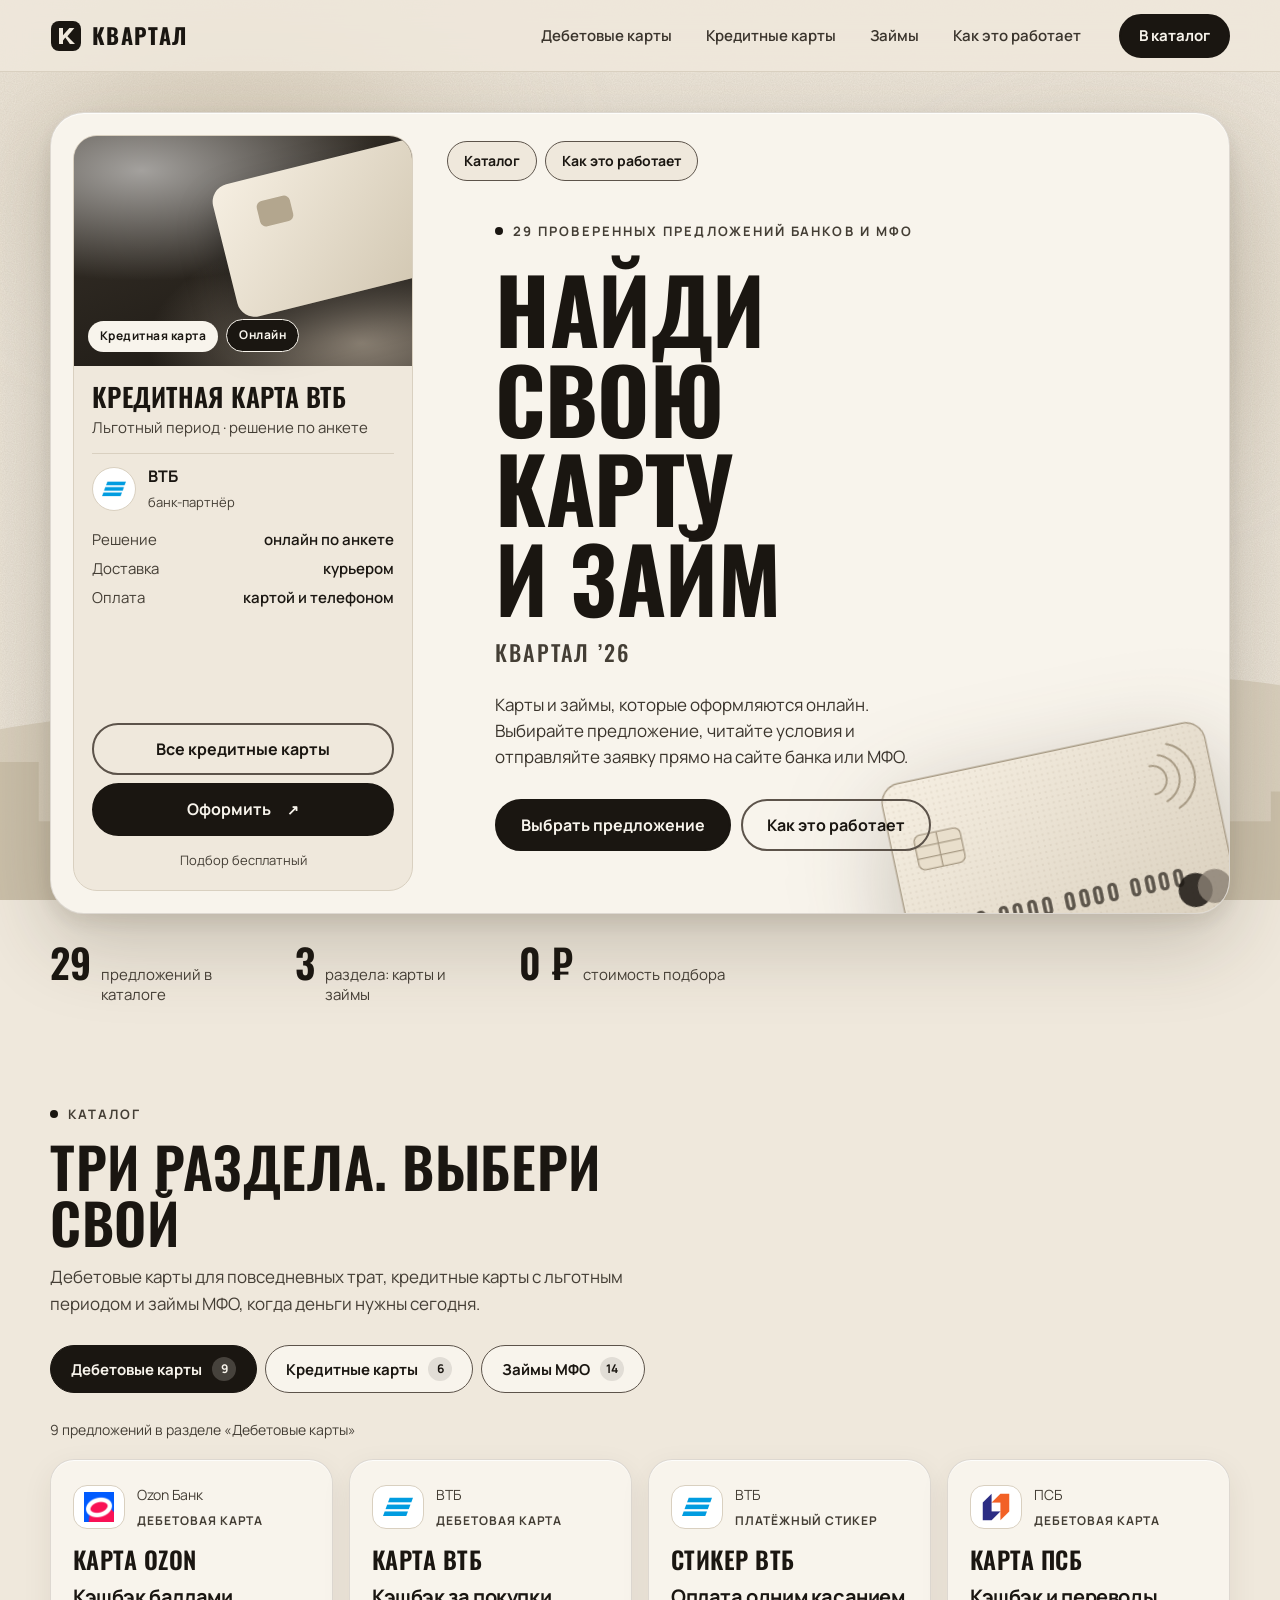
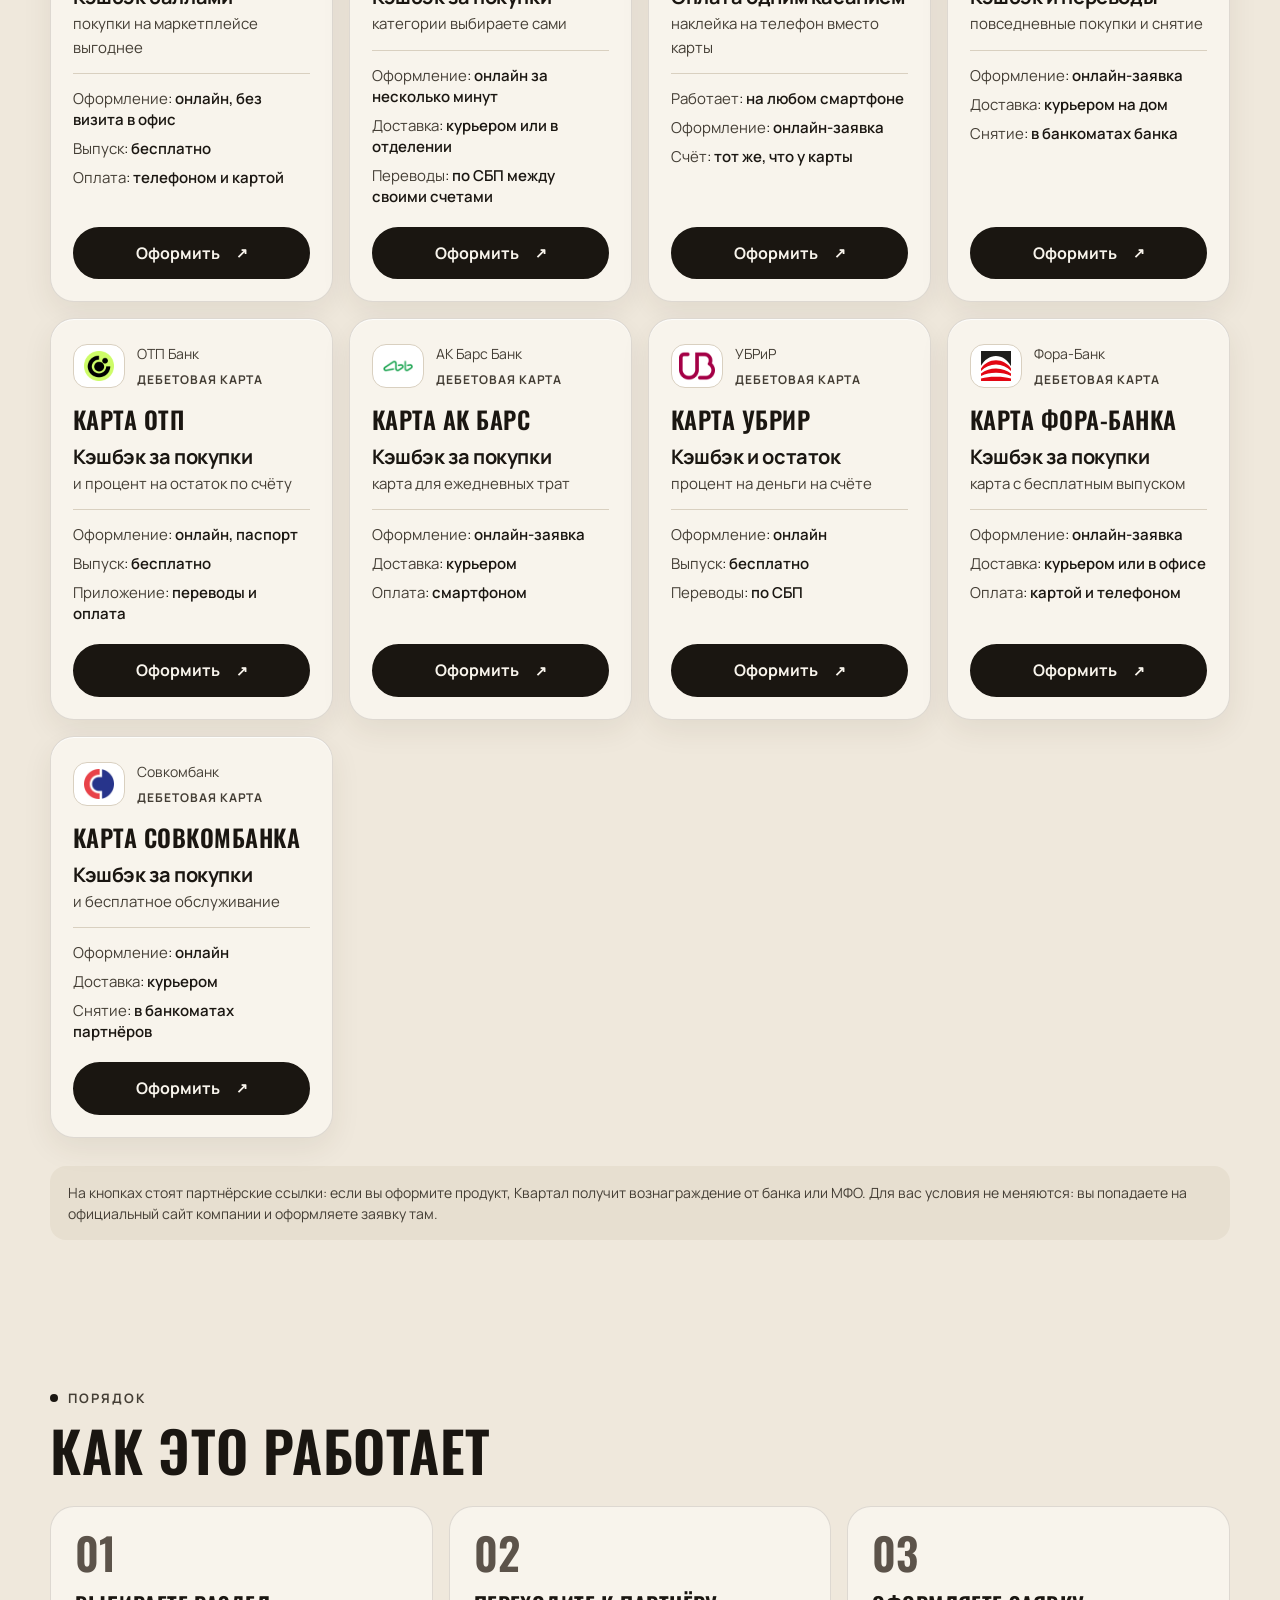
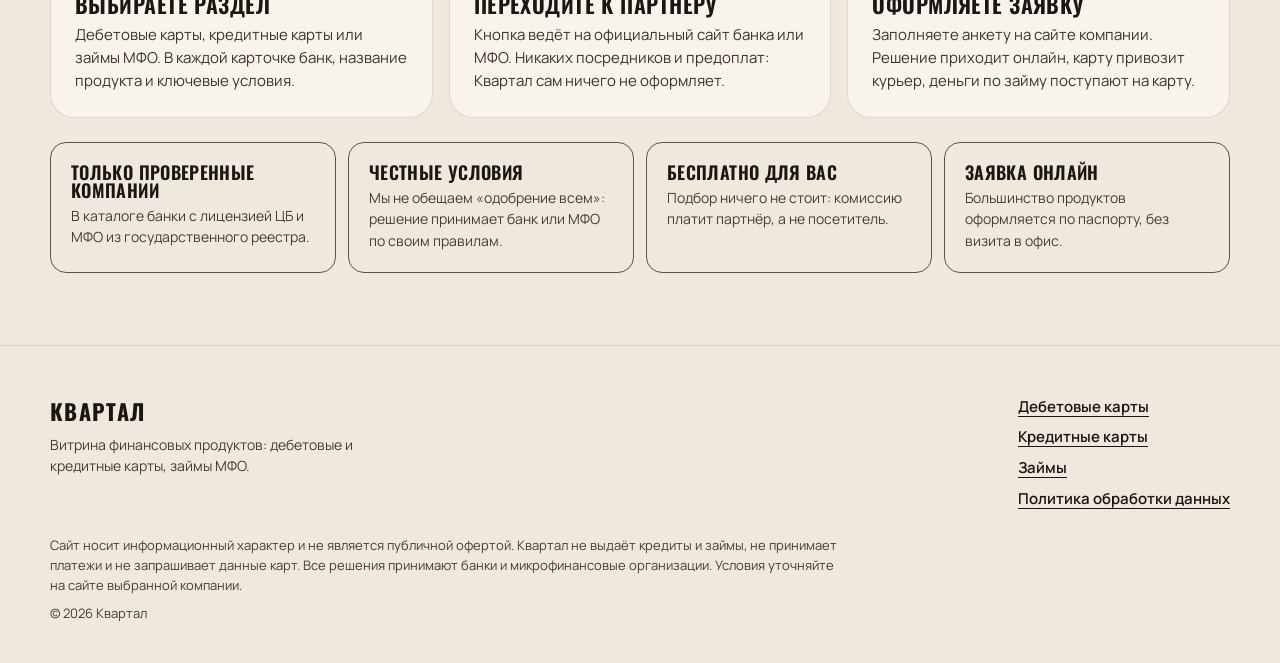
<file: index.html>
<!DOCTYPE html>
<html lang="ru">
<head>
<meta charset="utf-8">
<meta name="viewport" content="width=device-width, initial-scale=1">
<title>Квартал — дебетовые и кредитные карты, займы МФО онлайн</title>
<meta name="description" content="Квартал — витрина проверенных предложений банков и МФО: дебетовые и кредитные карты, займы онлайн. Заявка на сайте партнёра за несколько минут.">
<meta name="theme-color" content="#efe8dc">
<link rel="icon" href="favicon.svg" type="image/svg+xml">
<link rel="preconnect" href="https://fonts.googleapis.com">
<link rel="preconnect" href="https://fonts.gstatic.com" crossorigin>
<link rel="stylesheet" href="https://fonts.googleapis.com/css2?family=Oswald:wght@500;600;700&family=Manrope:wght@400;500;600;700&display=swap">
<link rel="stylesheet" href="css/style.css?v=20260925b">
</head>
<body>

<a class="skip-link" href="#main">Перейти к основному содержимому</a>

<!-- Декоративный фон: бумага, размытые пятна туши и силуэт города.
     Для скринридера это ничто — aria-hidden, клики сквозь него. -->
<div class="scene" aria-hidden="true">
  <div class="scene__wash scene__wash--a"></div>
  <div class="scene__wash scene__wash--b"></div>
  <div class="scene__wash scene__wash--c"></div>
  <svg class="scene__city" viewBox="0 0 1600 420" preserveAspectRatio="xMidYMax slice" focusable="false" aria-hidden="true">
    <g class="scene__far">
      <path d="M0 300 C120 230 220 250 330 210 C420 180 470 240 560 220 C650 200 700 150 800 170 C900 190 960 230 1060 200 C1160 170 1230 220 1330 200 C1430 180 1500 230 1600 210 L1600 420 L0 420 Z"/>
    </g>
    <g class="scene__near">
      <path d="M0 420 L0 330 L60 330 L60 300 L110 300 L110 340 L150 340 L150 280 L190 280 L190 340 L240 340 L240 310 L300 310 L300 250 L320 235 L340 250 L340 340 L400 340 L400 320 L470 320 L470 290 L520 290 L520 340 L580 340 L580 270 L600 270 L600 250 L620 250 L620 270 L640 270 L640 340 L700 340 L700 300 L760 300 L760 330 L820 330 L820 220 L850 200 L880 220 L880 330 L940 330 L940 290 L990 290 L990 340 L1050 340 L1050 310 L1110 310 L1110 260 L1150 260 L1150 340 L1210 340 L1210 300 L1280 300 L1280 330 L1340 330 L1340 280 L1360 265 L1380 280 L1380 340 L1440 340 L1440 310 L1500 310 L1500 340 L1560 340 L1560 320 L1600 320 L1600 420 Z"/>
    </g>
    <g class="scene__birds" fill="none" stroke-width="2.5" stroke-linecap="round">
      <path d="M1210 70 q10 -10 20 0 q10 -10 20 0"/>
      <path d="M1260 92 q8 -8 16 0 q8 -8 16 0"/>
      <path d="M1170 110 q7 -7 14 0 q7 -7 14 0"/>
      <path d="M300 80 q9 -9 18 0 q9 -9 18 0"/>
      <path d="M345 100 q7 -7 14 0 q7 -7 14 0"/>
    </g>
  </svg>
</div>

<header class="head">
  <div class="wrap head__in">
    <a class="brand" href="index.html" aria-label="Квартал — на главную">
      <span class="brand__mark" aria-hidden="true">
        <svg viewBox="0 0 32 32" width="32" height="32" focusable="false" aria-hidden="true">
          <rect x="1" y="1" width="30" height="30" rx="8" fill="#1a1611"/>
          <path d="M9 8h4v7.2L19.4 8h5l-7 8.2L25 24h-5.1l-4.6-6.4L13 20.4V24H9z" fill="#efe8dc"/>
        </svg>
      </span>
      <span class="brand__word">Квартал</span>
    </a>

    <nav class="head__nav" aria-label="Основная навигация">
      <ul role="list">
        <li><a href="#catalog" data-jump="debit">Дебетовые карты</a></li>
        <li><a href="#catalog" data-jump="credit">Кредитные карты</a></li>
        <li><a href="#catalog" data-jump="mfo">Займы</a></li>
        <li><a href="#how">Как это работает</a></li>
      </ul>
    </nav>

    <a class="btn btn--sm head__cta" href="#catalog">В каталог</a>
  </div>
</header>

<main id="main" tabindex="-1">

  <!-- ─────────────────────────── первый экран: «экран устройства» ─────────────────────────── -->
  <section class="hero" aria-labelledby="hero-title">
    <div class="wrap">
      <div class="device">


        <!-- Правая часть: заголовок и кнопки -->
        <div class="stage">
          <nav class="pills" aria-label="Быстрые переходы">
            <ul role="list">
              <li><a class="pill" href="#catalog">Каталог</a></li>
              <li><a class="pill" href="#how">Как это работает</a></li>
            </ul>
          </nav>

          <div class="stage__text">
            <p class="eyebrow"><span class="dot" aria-hidden="true"></span>29 проверенных предложений банков и МФО</p>
            <h1 id="hero-title">Найди свою<br>карту<br>и займ</h1>
            <p class="stage__brand" aria-hidden="true"><span data-brand>Квартал</span>&nbsp;’26</p>
            <p class="stage__lead">Карты и займы, которые оформляются онлайн. Выбирайте предложение,
               читайте условия и отправляйте заявку прямо на сайте банка или МФО.</p>
            <p class="stage__act">
              <a class="btn" href="#catalog">Выбрать предложение</a>
              <a class="btn btn--ghost" href="#how">Как это работает</a>
            </p>
          </div>

          <!-- Большая карта, как мяч на референсе: чисто декорация -->
          <svg class="stage__card" viewBox="0 0 520 330" focusable="false" aria-hidden="true">
            <defs>
              <linearGradient id="cg" x1="0" y1="0" x2="1" y2="1">
                <stop offset="0" stop-color="#f6efe2"/>
                <stop offset="1" stop-color="#d9cfbd"/>
              </linearGradient>
              <pattern id="dots" width="9" height="9" patternUnits="userSpaceOnUse">
                <circle cx="4.5" cy="4.5" r="1.05" fill="#b3a68e" opacity=".55"/>
              </pattern>
            </defs>
            <rect x="8" y="8" width="504" height="314" rx="30" fill="url(#cg)" stroke="#a89b85" stroke-width="2"/>
            <rect x="8" y="8" width="504" height="314" rx="30" fill="url(#dots)"/>
            <rect x="44" y="92" width="72" height="54" rx="10" fill="#e9dfcc" stroke="#a89b85" stroke-width="2"/>
            <path d="M44 110h72M44 128h72M80 92v54" stroke="#a89b85" stroke-width="2"/>
            <path d="M420 62 a22 22 0 0 1 0 44 M436 48 a38 38 0 0 1 0 72 M452 34 a54 54 0 0 1 0 100" fill="none" stroke="#a89b85" stroke-width="3" stroke-linecap="round"/>
            <text x="44" y="252" font-family="Oswald, Impact, sans-serif" font-weight="600" font-size="34" letter-spacing="4" fill="#5c554b">0000  0000  0000  0000</text>
            <text x="44" y="292" font-family="Manrope, Arial, sans-serif" font-weight="600" font-size="15" letter-spacing="3" fill="#7a6f5e">Квартал · 2026</text>
            <circle cx="450" cy="262" r="26" fill="#1a1611" opacity=".85"/>
            <circle cx="480" cy="262" r="26" fill="#8a8073" opacity=".8"/>
          </svg>
        </div>

        <!-- Левая колонка: избранное предложение -->
        <div class="tile">
          <div class="tile__art" aria-hidden="true">
            <span class="tile__chip">Кредитная карта</span>
            <span class="tile__chip tile__chip--soft">Онлайн</span>
          </div>
          <div class="tile__body">
            <h2 id="tile-title" class="tile__title">Кредитная карта ВТБ</h2>
            <p class="tile__when">Льготный период · решение по анкете</p>

            <div class="tile__who">
              <span class="tile__logo"><img src="img/logos/vtb.png" alt="" width="36" height="28"></span>
              <span><span class="tile__name">ВТБ</span><br><span class="tile__role">банк-партнёр</span></span>
            </div>

            <dl class="tile__meta">
              <div><dt>Решение</dt><dd>онлайн по анкете</dd></div>
              <div><dt>Доставка</dt><dd>курьером</dd></div>
              <div><dt>Оплата</dt><dd>картой и телефоном</dd></div>
            </dl>

            <p class="tile__act">
              <a class="btn btn--ghost btn--block" href="#catalog" data-jump="credit">Все кредитные карты</a>
              <a class="btn btn--block" href="https://trk.ppdu.ru/click/7GixsqsU?erid=2SDnjeGCc2T" target="_blank" rel="noopener">Оформить<span class="vh"> — Кредитная карта ВТБ. Откроется в новой вкладке</span> <span class="ext" aria-hidden="true">↗</span></a>
            </p>
            <p class="tile__free">Подбор бесплатный</p>
          </div>
        </div>
      </div>

      <ul class="hero__stats" role="list">
        <li><b>29</b><span>предложений в каталоге</span></li>
        <li><b>3</b><span>раздела: карты и займы</span></li>
        <li><b>0 ₽</b><span>стоимость подбора</span></li>
      </ul>
    </div>
  </section>

  <!-- ─────────────────────────── каталог ─────────────────────────── -->
  <section class="catalog" id="catalog" aria-labelledby="catalog-title" tabindex="-1">
    <div class="wrap">
      <div class="sec-head">
        <p class="eyebrow"><span class="dot" aria-hidden="true"></span>Каталог</p>
        <h2 id="catalog-title">Три раздела. Выбери свой</h2>
        <p class="sec-head__lead">Дебетовые карты для повседневных трат, кредитные карты
           с льготным периодом и займы МФО, когда деньги нужны сегодня.</p>
      </div>

      <!-- Вкладки и панели рисует js/catalog.js из data.js. -->
      <div class="tabs" id="tabs" role="tablist" aria-label="Категории предложений"></div>
      <div id="panels"></div>

      <p class="disclosure">На кнопках стоят партнёрские ссылки: если вы оформите продукт,
         Квартал получит вознаграждение от банка или МФО. Для вас условия не меняются:
         вы попадаете на официальный сайт компании и оформляете заявку там.</p>
    </div>
  </section>

  <!-- ─────────────────────────── как это работает ─────────────────────────── -->
  <section class="how" id="how" aria-labelledby="how-title">
    <div class="wrap">
      <div class="sec-head">
        <p class="eyebrow"><span class="dot" aria-hidden="true"></span>Порядок</p>
        <h2 id="how-title">Как это работает</h2>
      </div>

      <ol class="steps" role="list">
        <li class="step">
          <span class="step__n" aria-hidden="true">01</span>
          <h3>Выбираете раздел</h3>
          <p>Дебетовые карты, кредитные карты или займы МФО. В каждой карточке банк,
             название продукта и ключевые условия.</p>
        </li>
        <li class="step">
          <span class="step__n" aria-hidden="true">02</span>
          <h3>Переходите к партнёру</h3>
          <p>Кнопка ведёт на официальный сайт банка или МФО. Никаких посредников
             и предоплат: Квартал сам ничего не оформляет.</p>
        </li>
        <li class="step">
          <span class="step__n" aria-hidden="true">03</span>
          <h3>Оформляете заявку</h3>
          <p>Заполняете анкету на сайте компании. Решение приходит онлайн,
             карту привозит курьер, деньги по займу поступают на карту.</p>
        </li>
      </ol>

      <ul class="pluses" role="list">
        <li class="plus">
          <h3>Только проверенные компании</h3>
          <p>В каталоге банки с лицензией ЦБ и МФО из государственного реестра.</p>
        </li>
        <li class="plus">
          <h3>Честные условия</h3>
          <p>Мы не обещаем «одобрение всем»: решение принимает банк или МФО по своим правилам.</p>
        </li>
        <li class="plus">
          <h3>Бесплатно для вас</h3>
          <p>Подбор ничего не стоит: комиссию платит партнёр, а не посетитель.</p>
        </li>
        <li class="plus">
          <h3>Заявка онлайн</h3>
          <p>Большинство продуктов оформляется по паспорту, без визита в офис.</p>
        </li>
      </ul>
    </div>
  </section>

</main>

<footer class="foot">
  <div class="wrap foot__in">
    <div class="foot__brand">
      <span class="brand__word">Квартал</span>
      <p>Витрина финансовых продуктов: дебетовые и кредитные карты, займы МФО.</p>
    </div>

    <nav class="foot__nav" aria-label="Навигация в подвале">
      <ul role="list">
        <li><a href="#catalog" data-jump="debit">Дебетовые карты</a></li>
        <li><a href="#catalog" data-jump="credit">Кредитные карты</a></li>
        <li><a href="#catalog" data-jump="mfo">Займы</a></li>
        <li><a href="privacy.html">Политика обработки данных</a></li>
      </ul>
    </nav>

    <p class="foot__legal">Сайт носит информационный характер и не является публичной офертой.
       Квартал не выдаёт кредиты и займы, не принимает платежи и не запрашивает
       данные карт. Все решения принимают банки и микрофинансовые организации.
       Условия уточняйте на сайте выбранной компании.
       <span class="foot__year">© <span id="year">2026</span> Квартал</span></p>
  </div>
</footer>

<script src="data.php"></script>
<script>if(typeof OFFERS==="undefined"){document.write('<script src="data.js?v=20260922"><\/script>');}</script>
<script src="js/catalog.js?v=20260922"></script>
<script src="js/app.js?v=20260922"></script>
</body>
</html>
</file>
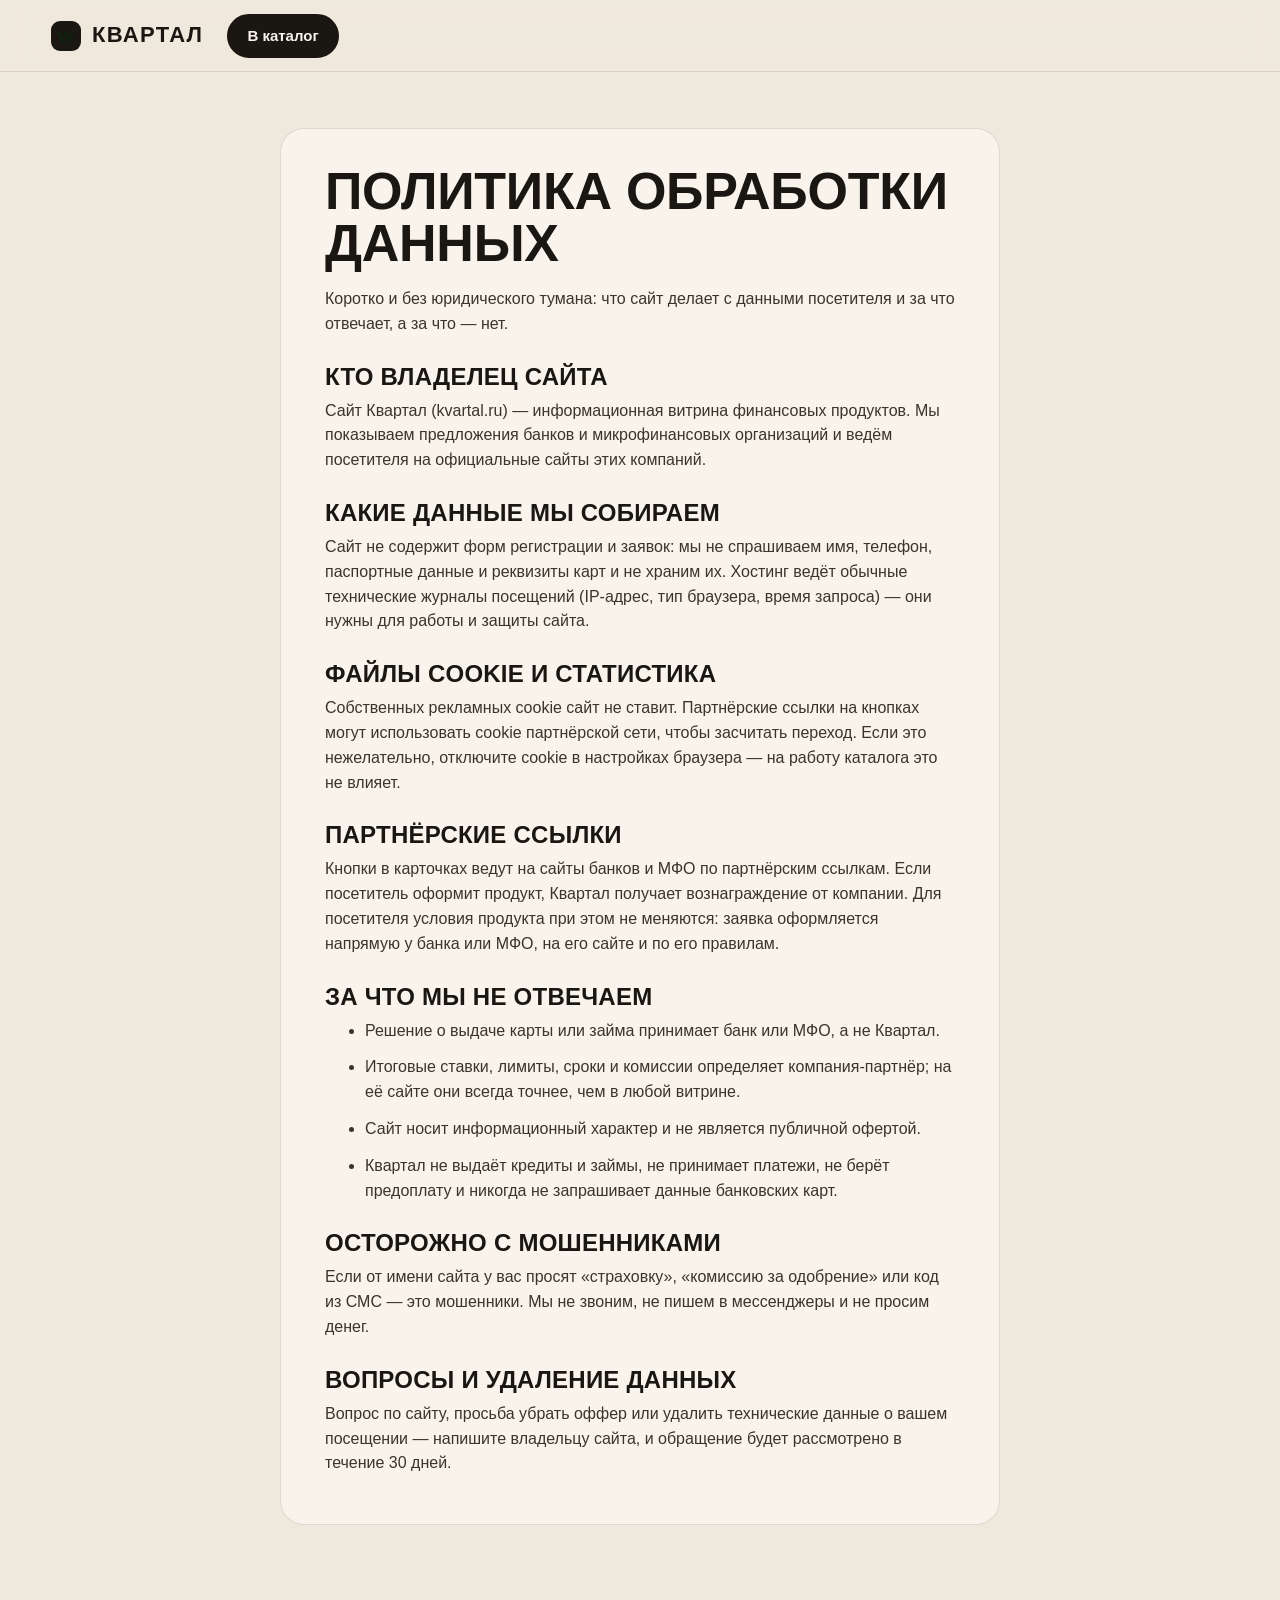
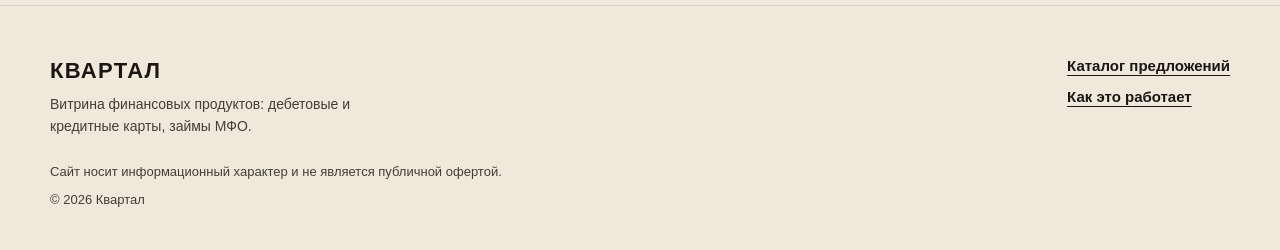
<file: privacy.html>
<!DOCTYPE html>
<html lang="ru">
<head>
<meta charset="utf-8">
<meta name="viewport" content="width=device-width, initial-scale=1">
<title>Политика обработки данных — Квартал</title>
<meta name="description" content="Как сайт Квартал работает с данными посетителей: файлы cookie, партнёрские ссылки, отказ от ответственности.">
<meta name="theme-color" content="#efe8dc">
<link rel="icon" href="favicon.svg" type="image/svg+xml">
<link rel="stylesheet" href="css/style.css?v=20260925b">
</head>
<body>

<a class="skip-link" href="#main">Перейти к тексту</a>

<header class="head">
  <div class="wrap head__in">
    <a class="brand" href="index.html" aria-label="Квартал — на главную">
      <span class="brand__mark" aria-hidden="true">
        <svg viewBox="0 0 32 32" width="32" height="32" focusable="false" aria-hidden="true">
          <rect x="1" y="1" width="30" height="30" rx="9" fill="#1a1611"/>
          <path d="M7 11.5h3.1l2 7.2 2.1-7.2h2.6l2.1 7.2 2-7.2H24l-3.4 11h-3l-2.1-7-2.1 7h-3z" fill="#12210f"/>
        </svg>
      </span>
      <span class="brand__word">Квартал</span>
    </a>
    <a class="btn btn--sm head__cta" href="index.html">В каталог</a>
  </div>
</header>

<main id="main" tabindex="-1" class="doc">
  <div class="wrap doc__in">
    <h1>Политика обработки данных</h1>
    <p class="doc__lead">Коротко и без юридического тумана: что сайт делает с данными
       посетителя и за что отвечает, а за что — нет.</p>

    <h2>Кто владелец сайта</h2>
    <p>Сайт Квартал (kvartal.ru) — информационная витрина финансовых продуктов.
       Мы показываем предложения банков и микрофинансовых организаций и ведём
       посетителя на официальные сайты этих компаний.</p>

    <h2>Какие данные мы собираем</h2>
    <p>Сайт не содержит форм регистрации и заявок: мы не спрашиваем имя, телефон,
       паспортные данные и реквизиты карт и не храним их. Хостинг ведёт обычные
       технические журналы посещений (IP-адрес, тип браузера, время запроса) —
       они нужны для работы и защиты сайта.</p>

    <h2>Файлы cookie и статистика</h2>
    <p>Собственных рекламных cookie сайт не ставит. Партнёрские ссылки на кнопках
       могут использовать cookie партнёрской сети, чтобы засчитать переход. Если это
       нежелательно, отключите cookie в настройках браузера — на работу каталога
       это не влияет.</p>

    <h2>Партнёрские ссылки</h2>
    <p>Кнопки в карточках ведут на сайты банков и МФО по партнёрским ссылкам.
       Если посетитель оформит продукт, Квартал получает вознаграждение
       от компании. Для посетителя условия продукта при этом не меняются:
       заявка оформляется напрямую у банка или МФО, на его сайте и по его правилам.</p>

    <h2>За что мы не отвечаем</h2>
    <ul>
      <li>Решение о выдаче карты или займа принимает банк или МФО, а не Квартал.</li>
      <li>Итоговые ставки, лимиты, сроки и комиссии определяет компания-партнёр;
          на её сайте они всегда точнее, чем в любой витрине.</li>
      <li>Сайт носит информационный характер и не является публичной офертой.</li>
      <li>Квартал не выдаёт кредиты и займы, не принимает платежи, не берёт
          предоплату и никогда не запрашивает данные банковских карт.</li>
    </ul>

    <h2>Осторожно с мошенниками</h2>
    <p>Если от имени сайта у вас просят «страховку», «комиссию за одобрение» или
       код из СМС — это мошенники. Мы не звоним, не пишем в мессенджеры и не
       просим денег.</p>

    <h2>Вопросы и удаление данных</h2>
    <p>Вопрос по сайту, просьба убрать оффер или удалить технические данные о вашем
       посещении — напишите владельцу сайта, и обращение будет рассмотрено
       в течение 30 дней.</p>
  </div>
</main>

<footer class="foot">
  <div class="wrap foot__in">
    <div class="foot__brand">
      <span class="brand__word">Квартал</span>
      <p>Витрина финансовых продуктов: дебетовые и кредитные карты, займы МФО.</p>
    </div>
    <nav class="foot__nav" aria-label="Разделы сайта">
      <ul role="list">
        <li><a href="index.html">Каталог предложений</a></li>
        <li><a href="index.html#how">Как это работает</a></li>
      </ul>
    </nav>
    <p class="foot__legal">Сайт носит информационный характер и не является публичной офертой.
       <span class="foot__year">© <span id="year">2026</span> Квартал</span></p>
  </div>
</footer>

<script src="js/app.js?v=20260913053320"></script>
</body>
</html>
</file>
<file: css/style.css>
/* ═══════════════════════════════════════════════════════════════════════
   КВАРТАЛ — витрина финансовых продуктов в «бумажном» стиле.

   Идея: тёплая бумага, размытые пятна туши и силуэт города на фоне, а
   поверх — светлый «экран устройства» с крупным плакатным заголовком.
   Цвета только двух семейств: тушь (--ink) и бумага (--paper). Все
   вторичные тексты не светлее --ink-2 (6,0:1 на бумаге), рамки и
   контуры не светлее --line-strong (3,2:1).
   ═══════════════════════════════════════════════════════════════════════ */

:root {
  --paper:       #efe8dc;   /* фон страницы */
  --paper-2:     #f8f4ec;   /* экран устройства, карточки */
  --paper-3:     #e7dfd0;   /* подложки, невыбранные вкладки */
  --ink:         #1a1611;   /* текст и заливка кнопок, 14,8:1 */
  --ink-2:       #443e35;   /* вторичный текст, ≥4,9:1 даже поверх пятен фона */
  --ink-3:       #3a342c;   /* текст на светлой подложке экрана */
  --line:        #d9d0c0;   /* тонкие декоративные линии */
  --line-strong: #5c534a;   /* рамки элементов управления, ≥3:1 поверх фона */
  --wash:        #b8a98d;   /* цвет туши для фона */
  --focus:       #1a1611;

  --r-xl: 34px;
  --r-lg: 24px;
  --r-md: 16px;
  --r-pill: 999px;

  --head-h: 72px;

  --sans: "Manrope", -apple-system, BlinkMacSystemFont, "Segoe UI", Arial, sans-serif;
  --head: "Oswald", "Arial Narrow", Impact, sans-serif;
}

*, *::before, *::after { box-sizing: border-box; }
[hidden] { display: none !important; }

html { scroll-behavior: smooth; scroll-padding-top: calc(var(--head-h) + 8px); -webkit-text-size-adjust: 100%; }

body {
  margin: 0;
  font-family: var(--sans);
  font-size: 16px;
  line-height: 1.55;
  color: var(--ink);
  background: var(--paper);
  overflow-x: hidden;
}

h1, h2, h3, p, ul, ol, dl { margin: 0; }
img { display: block; max-width: 100%; }
a { color: inherit; }

h1, h2, h3 { font-family: var(--head); text-transform: uppercase; line-height: 1; }
h2 { font-size: clamp(34px, 5vw, 56px); font-weight: 600; letter-spacing: .01em; }
h3 { font-size: 22px; font-weight: 600; letter-spacing: .02em; }

.wrap { width: min(1180px, 100% - 32px); margin-inline: auto; }

/* ── служебное ────────────────────────────────────────────────────── */
.vh {
  position: absolute !important; width: 1px; height: 1px; margin: -1px;
  padding: 0; overflow: hidden; clip: rect(0 0 0 0); white-space: nowrap; border: 0;
}
.skip-link {
  position: fixed; top: -100px; left: 16px; z-index: 100;
  padding: 12px 18px; background: var(--ink); color: var(--paper);
  border-radius: var(--r-md); font-weight: 600; text-decoration: none;
}
.skip-link:focus { top: 12px; }

:focus-visible { outline: 3px solid var(--focus); outline-offset: 3px; }
#main:focus, #catalog:focus { outline: none; }

/* ── фон: бумага, тушь, город ───────────────────────────────────── */
.scene {
  position: fixed; inset: 0; z-index: -1; pointer-events: none; overflow: hidden;
  background:
    /* зерно бумаги */
    url("data:image/svg+xml,%3Csvg xmlns='http://www.w3.org/2000/svg' width='180' height='180'%3E%3Cfilter id='n'%3E%3CfeTurbulence type='fractalNoise' baseFrequency='.9' numOctaves='2' stitchTiles='stitch'/%3E%3CfeColorMatrix values='0 0 0 0 .3 0 0 0 0 .25 0 0 0 0 .18 0 0 0 .18 0'/%3E%3C/filter%3E%3Crect width='100%25' height='100%25' filter='url(%23n)'/%3E%3C/svg%3E"),
    var(--paper);
}
.scene__wash {
  position: absolute; border-radius: 50%; filter: blur(70px); opacity: .5;
  background: radial-gradient(closest-side, var(--wash), transparent 72%);
}
.scene__wash--a { width: 62vw; height: 40vw; left: -12vw; top: -8vw; }
.scene__wash--b { width: 46vw; height: 36vw; right: -10vw; top: 6vw; opacity: .42; }
.scene__wash--c { width: 70vw; height: 30vw; left: 20vw; bottom: -4vw; opacity: .36; }
.scene__city { position: absolute; left: 0; right: 0; bottom: 0; width: 100%; height: 46vh; min-height: 260px; }
.scene__far  { fill: #d3c8b4; opacity: .75; }
.scene__near { fill: #bfb39c; opacity: .55; }
.scene__birds { stroke: #8a7f6c; opacity: .8; }

/* ── шапка ─────────────────────────────────────────────────────────── */
.head {
  position: sticky; top: 0; z-index: 20; height: var(--head-h);
  background: rgba(239, 232, 220, .82);
  backdrop-filter: blur(14px); -webkit-backdrop-filter: blur(14px);
  border-bottom: 1px solid var(--line);
}
.head__in { height: 100%; display: flex; align-items: center; gap: 24px; }
.brand { display: inline-flex; align-items: center; gap: 10px; text-decoration: none; }
.brand__mark svg { display: block; }
.brand__word { font-family: var(--head); font-weight: 700; font-size: 22px; letter-spacing: .06em; text-transform: uppercase; }

.head__nav { margin-left: auto; }
.head__nav ul { list-style: none; margin: 0; padding: 0; display: flex; gap: 6px; }
.head__nav a {
  display: inline-block; padding: 10px 14px; min-height: 44px;
  text-decoration: none; font-weight: 600; font-size: 15px; color: var(--ink-3);
  border-radius: var(--r-pill);
}
.head__nav a:hover { color: var(--ink); background: rgba(26, 22, 17, .07); text-decoration: underline; text-underline-offset: 4px; }
@media (max-width: 900px) { .head__nav { display: none; } }

/* ── кнопки ────────────────────────────────────────────────────────── */
.btn {
  display: inline-flex; align-items: center; justify-content: center; gap: 8px;
  min-height: 52px; padding: 12px 24px; border-radius: var(--r-pill);
  background: var(--ink); color: var(--paper-2); border: 2px solid var(--ink);
  font: inherit; font-weight: 700; font-size: 16px; text-decoration: none; cursor: pointer;
  transition: transform .15s ease, background .15s ease;
}
.btn:hover { background: #2c261e; transform: translateY(-1px); }
.btn:active { transform: none; }
.btn--sm { min-height: 44px; padding: 8px 18px; font-size: 15px; }
.btn--ghost { background: transparent; color: var(--ink); border-color: var(--line-strong); }
.btn--ghost:hover { background: rgba(26, 22, 17, .07); border-color: var(--ink); }
.btn--block { width: 100%; }
.head__cta { margin-left: auto; }
@media (min-width: 901px) { .head__cta { margin-left: 0; } }
.ext { font-size: .9em; }

/* ── бирки ─────────────────────────────────────────────────────────── */
.eyebrow {
  display: inline-flex; align-items: center; gap: 10px;
  font-size: 13px; font-weight: 700; letter-spacing: .16em; text-transform: uppercase; color: var(--ink-2);
}
.dot { width: 8px; height: 8px; border-radius: 50%; background: var(--ink); }

/* ── первый экран ──────────────────────────────────────────────────── */
.hero { padding: 40px 0 24px; }

.device {
  position: relative;
  display: grid; grid-template-columns: minmax(280px, 340px) 1fr; gap: 28px;
  padding: 22px; border-radius: var(--r-xl);
  background: var(--paper-2);
  border: 1px solid rgba(26, 22, 17, .12);
  box-shadow:
    0 1px 0 rgba(255, 255, 255, .8) inset,
    0 30px 80px rgba(60, 48, 30, .22),
    0 8px 20px rgba(60, 48, 30, .10);
  overflow: hidden;
}

/* избранное предложение */
.tile {
  grid-column: 1; grid-row: 1;
  display: flex; flex-direction: column;
  border-radius: var(--r-lg); overflow: hidden;
  background: var(--paper); border: 1px solid var(--line);
}
.tile__art {
  position: relative; min-height: 230px; padding: 14px;
  display: flex; align-items: flex-end; gap: 8px; flex-wrap: wrap;
  background:
    radial-gradient(120% 80% at 20% 15%, rgba(255, 255, 255, .55), transparent 60%),
    radial-gradient(90% 70% at 85% 90%, #8a8073, transparent 70%),
    linear-gradient(160deg, #3a342c, #1a1611);
}
.tile__art::before {
  /* стилизованная карта под углом */
  content: ""; position: absolute; right: -30px; top: 24px; width: 220px; height: 136px;
  border-radius: 18px; transform: rotate(-14deg);
  background: linear-gradient(135deg, #f6efe2, #cfc4ae);
  box-shadow: 0 24px 40px rgba(0, 0, 0, .35);
}
.tile__art::after {
  content: ""; position: absolute; right: 120px; top: 62px; width: 34px; height: 26px;
  border-radius: 6px; transform: rotate(-14deg); background: #b3a68e;
}
.tile__chip {
  position: relative; z-index: 1;
  padding: 6px 12px; border-radius: var(--r-pill);
  background: var(--paper-2); color: var(--ink); font-size: 12px; font-weight: 700; letter-spacing: .04em;
}
.tile__chip--soft { background: var(--ink); color: var(--paper-2); border: 1px solid var(--paper-2); }

.tile__body { display: flex; flex-direction: column; gap: 14px; padding: 18px 18px 20px; flex: 1; }
.tile__title { font-size: 26px; font-weight: 600; letter-spacing: .01em; }
.tile__when { color: var(--ink-2); font-size: 15px; margin-top: -8px; }
.tile__who { display: flex; align-items: center; gap: 12px; padding-top: 10px; border-top: 1px solid var(--line); }
.tile__logo {
  display: inline-flex; align-items: center; justify-content: center;
  width: 44px; height: 44px; border-radius: 50%; background: #fff; border: 1px solid var(--line);
}
.tile__logo img { max-width: 30px; max-height: 24px; object-fit: contain; }
.tile__name { font-weight: 700; }
.tile__role { color: var(--ink-2); font-size: 13px; }
.tile__meta { display: grid; gap: 6px; font-size: 15px; }
.tile__meta div { display: flex; gap: 10px; justify-content: space-between; }
.tile__meta dt { color: var(--ink-2); }
.tile__meta dd { margin: 0; font-weight: 600; text-align: right; }
.tile__act { display: grid; gap: 8px; margin-top: auto; }
.tile__free { text-align: center; font-size: 13px; color: var(--ink-2); }

/* сцена справа */
.stage { grid-column: 2; grid-row: 1; position: relative; display: flex; flex-direction: column; min-height: 520px; padding: 6px 6px 0; }
.pills ul { list-style: none; margin: 0; padding: 0; display: flex; gap: 8px; flex-wrap: wrap; }
.pill {
  display: inline-flex; align-items: center; min-height: 40px; padding: 8px 16px;
  border-radius: var(--r-pill); border: 1px solid var(--line-strong);
  background: var(--paper); text-decoration: none; font-size: 14px; font-weight: 700; color: var(--ink);
}
.pill:hover { background: var(--ink); color: var(--paper-2); border-color: var(--ink); }

.stage__text { position: relative; z-index: 2; max-width: 560px; padding: 36px 0 40px clamp(0px, 4vw, 48px); }
.stage__text .eyebrow { margin-bottom: 22px; }
h1 {
  font-size: clamp(52px, 7vw, 96px); font-weight: 700; letter-spacing: -.005em; line-height: 1;
  overflow-wrap: anywhere;
}
.stage__brand { margin-top: 14px; text-transform: uppercase; font-family: var(--head); font-weight: 500; font-size: 22px; letter-spacing: .1em; color: var(--ink-2); }
.stage__lead { margin-top: 22px; max-width: 440px; color: var(--ink-3); font-size: 17px; }
.stage__act { display: flex; gap: 10px; flex-wrap: wrap; margin-top: 28px; }

.stage__card {
  position: absolute; z-index: 1; right: -24px; bottom: -70px;
  width: clamp(340px, 44%, 520px); height: auto;
  transform: rotate(-12deg);
  filter: drop-shadow(0 30px 50px rgba(60, 48, 30, .28));
}

/* цифры под экраном */
.hero__stats { list-style: none; margin: 28px 0 0; padding: 0; display: flex; gap: 28px 44px; flex-wrap: wrap; }
.hero__stats li { display: flex; align-items: baseline; gap: 10px; }
.hero__stats b { font-family: var(--head); font-size: 40px; font-weight: 600; line-height: 1; }
.hero__stats span { color: var(--ink-2); font-size: 15px; max-width: 150px; line-height: 1.3; }

@media (max-width: 960px) {
  .device { grid-template-columns: 1fr; padding: 16px; }
  .tile { grid-column: 1; grid-row: 2; }
  .stage { grid-column: 1; grid-row: 1; }
  .stage { min-height: 0; padding-bottom: 36px; }
  .stage__text { padding-left: 0; padding-top: 24px; }
  .stage__card { position: relative; right: auto; bottom: auto; margin: 28px -10px -60px auto; width: 78%; }
}
@media (max-width: 560px) {
  .hero { padding-top: 20px; }
  .stage__act .btn { width: 100%; }
}

/* ── секции ────────────────────────────────────────────────────────── */
.sec-head { max-width: 640px; margin-bottom: 28px; }
.sec-head .eyebrow { margin-bottom: 14px; }
.sec-head__lead { margin-top: 14px; color: var(--ink-2); font-size: 17px; }

.catalog, .how { padding: 72px 0; scroll-margin-top: var(--head-h); }
#catalog { position: relative; }

/* ── вкладки ───────────────────────────────────────────────────────── */
.tabs { display: flex; gap: 8px; flex-wrap: wrap; margin-bottom: 26px; }
.tab {
  display: inline-flex; align-items: center; gap: 10px; min-height: 48px; padding: 10px 20px;
  border-radius: var(--r-pill); border: 1px solid var(--line-strong);
  background: var(--paper-2); color: var(--ink); font: inherit; font-weight: 700; font-size: 15px; cursor: pointer;
}
.tab:hover { background: var(--paper-3); }
.tab[aria-selected="true"] { background: var(--ink); color: var(--paper-2); border-color: var(--ink); }
.tab__n {
  display: inline-flex; align-items: center; justify-content: center; min-width: 24px; height: 24px; padding: 0 6px;
  border-radius: var(--r-pill); font-size: 12px; background: rgba(26, 22, 17, .1);
}
.tab[aria-selected="true"] .tab__n { background: rgba(248, 244, 236, .2); }
.panel__count { color: var(--ink-2); font-size: 14px; margin-bottom: 18px; }

/* ── карточки ──────────────────────────────────────────────────────── */
.cards { list-style: none; margin: 0; padding: 0; display: grid; gap: 16px; grid-template-columns: repeat(auto-fill, minmax(270px, 1fr)); }
.card {
  position: relative; display: flex; flex-direction: column;
  padding: 22px; border-radius: var(--r-lg);
  background: var(--paper-2); border: 1px solid rgba(26, 22, 17, .12);
  box-shadow: 0 1px 0 rgba(255, 255, 255, .8) inset, 0 10px 30px rgba(60, 48, 30, .08);
  transition: transform .18s ease, box-shadow .18s ease;
}
.card:hover { transform: translateY(-3px); box-shadow: 0 18px 40px rgba(60, 48, 30, .16); }
.card:focus-within { box-shadow: 0 0 0 3px var(--focus); }

.card__top { display: flex; align-items: center; gap: 12px; margin-bottom: 16px; }
.card__logo {
  display: inline-flex; align-items: center; justify-content: center; flex: none;
  width: 52px; height: 44px; border-radius: 14px; background: #fff; border: 1px solid var(--line);
}
.card__logo img { max-width: 38px; max-height: 30px; object-fit: contain; }
.card__logo--text { color: #fff; font-weight: 700; font-size: 17px; border: 0; }
.card__partner { font-size: 14px; color: var(--ink-2); }
.card__tag { font-size: 12px; font-weight: 700; letter-spacing: .08em; text-transform: uppercase; color: var(--ink-2); }
.card h3 { margin-bottom: 10px; font-size: 24px; }
.card__headline { font-size: 20px; font-weight: 700; letter-spacing: -.02em; }
.card__note { color: var(--ink-2); font-size: 15px; margin-bottom: 14px; }

.specs { list-style: none; margin: 0 0 20px; padding: 14px 0 0; border-top: 1px solid var(--line); display: grid; gap: 8px; }
.specs li { font-size: 15px; line-height: 1.4; }
.specs__k { color: var(--ink-2); }
.specs b { font-weight: 600; color: var(--ink); }

.card__go { margin-top: auto; }
.card__go .btn { width: 100%; }
.card__go .btn::after { content: ""; position: absolute; inset: 0; border-radius: var(--r-lg); }
.card__go .btn:focus-visible::after { display: none; }

.empty, .disclosure {
  color: var(--ink-2); font-size: 14px; line-height: 1.5;
  padding: 16px 18px; border-radius: var(--r-md); background: var(--paper-3);
}
.disclosure { margin-top: 28px; }

/* ── как это работает ──────────────────────────────────────────────── */
.steps { list-style: none; margin: 0 0 24px; padding: 0; display: grid; gap: 16px; grid-template-columns: repeat(auto-fit, minmax(240px, 1fr)); }
.step {
  padding: 24px; border-radius: var(--r-lg); background: var(--paper-2); border: 1px solid rgba(26, 22, 17, .12);
}
.step__n { display: block; font-family: var(--head); font-size: 44px; font-weight: 600; line-height: 1; color: var(--line-strong); margin-bottom: 18px; }
.step h3 { margin-bottom: 8px; }
.step p { color: var(--ink-3); font-size: 15px; }

.pluses { list-style: none; margin: 0; padding: 0; display: grid; gap: 12px; grid-template-columns: repeat(auto-fit, minmax(220px, 1fr)); }
.plus { padding: 20px; border-radius: var(--r-md); border: 1px solid var(--line-strong); }
.plus h3 { font-size: 18px; margin-bottom: 6px; }
.plus p { color: var(--ink-2); font-size: 14px; }

/* ── подвал ────────────────────────────────────────────────────────── */
.foot { padding: 48px 0 40px; border-top: 1px solid var(--line); background: rgba(239, 232, 220, .7); }
.foot__in { display: grid; gap: 24px 40px; grid-template-columns: 1fr auto; }
.foot__brand p { color: var(--ink-2); font-size: 14px; margin-top: 6px; max-width: 360px; }
.foot__nav ul { list-style: none; margin: 0; padding: 0; display: grid; gap: 6px; }
.foot__nav a { font-size: 15px; font-weight: 600; text-decoration: underline; text-underline-offset: 4px; }
.foot__legal { grid-column: 1 / -1; color: var(--ink-2); font-size: 13px; max-width: 800px; }
.foot__year { display: block; margin-top: 8px; }
@media (max-width: 700px) { .foot__in { grid-template-columns: 1fr; } }

/* ── движение ──────────────────────────────────────────────────────── */
@media (prefers-reduced-motion: reduce) {
  html { scroll-behavior: auto; }
  *, *::before, *::after { transition: none !important; animation: none !important; }
  .card:hover, .btn:hover { transform: none; }
}

/* ── текстовые страницы (privacy.html) ─────────────────────────────── */
.doc { padding: 56px 0 80px; }
.doc__in { max-width: 720px; background: var(--paper-2); border: 1px solid rgba(26, 22, 17, .12); border-radius: var(--r-lg); padding: 36px clamp(20px, 4vw, 44px); }
.doc__in h1 { font-size: clamp(34px, 5vw, 52px); margin-bottom: 18px; }
.doc__in h2 { font-size: 24px; margin: 28px 0 10px; }
.doc__in p, .doc__in li { color: var(--ink-3); font-size: 16px; margin-bottom: 12px; }
.doc__lead { font-size: 18px; color: var(--ink-2); }
</file>
